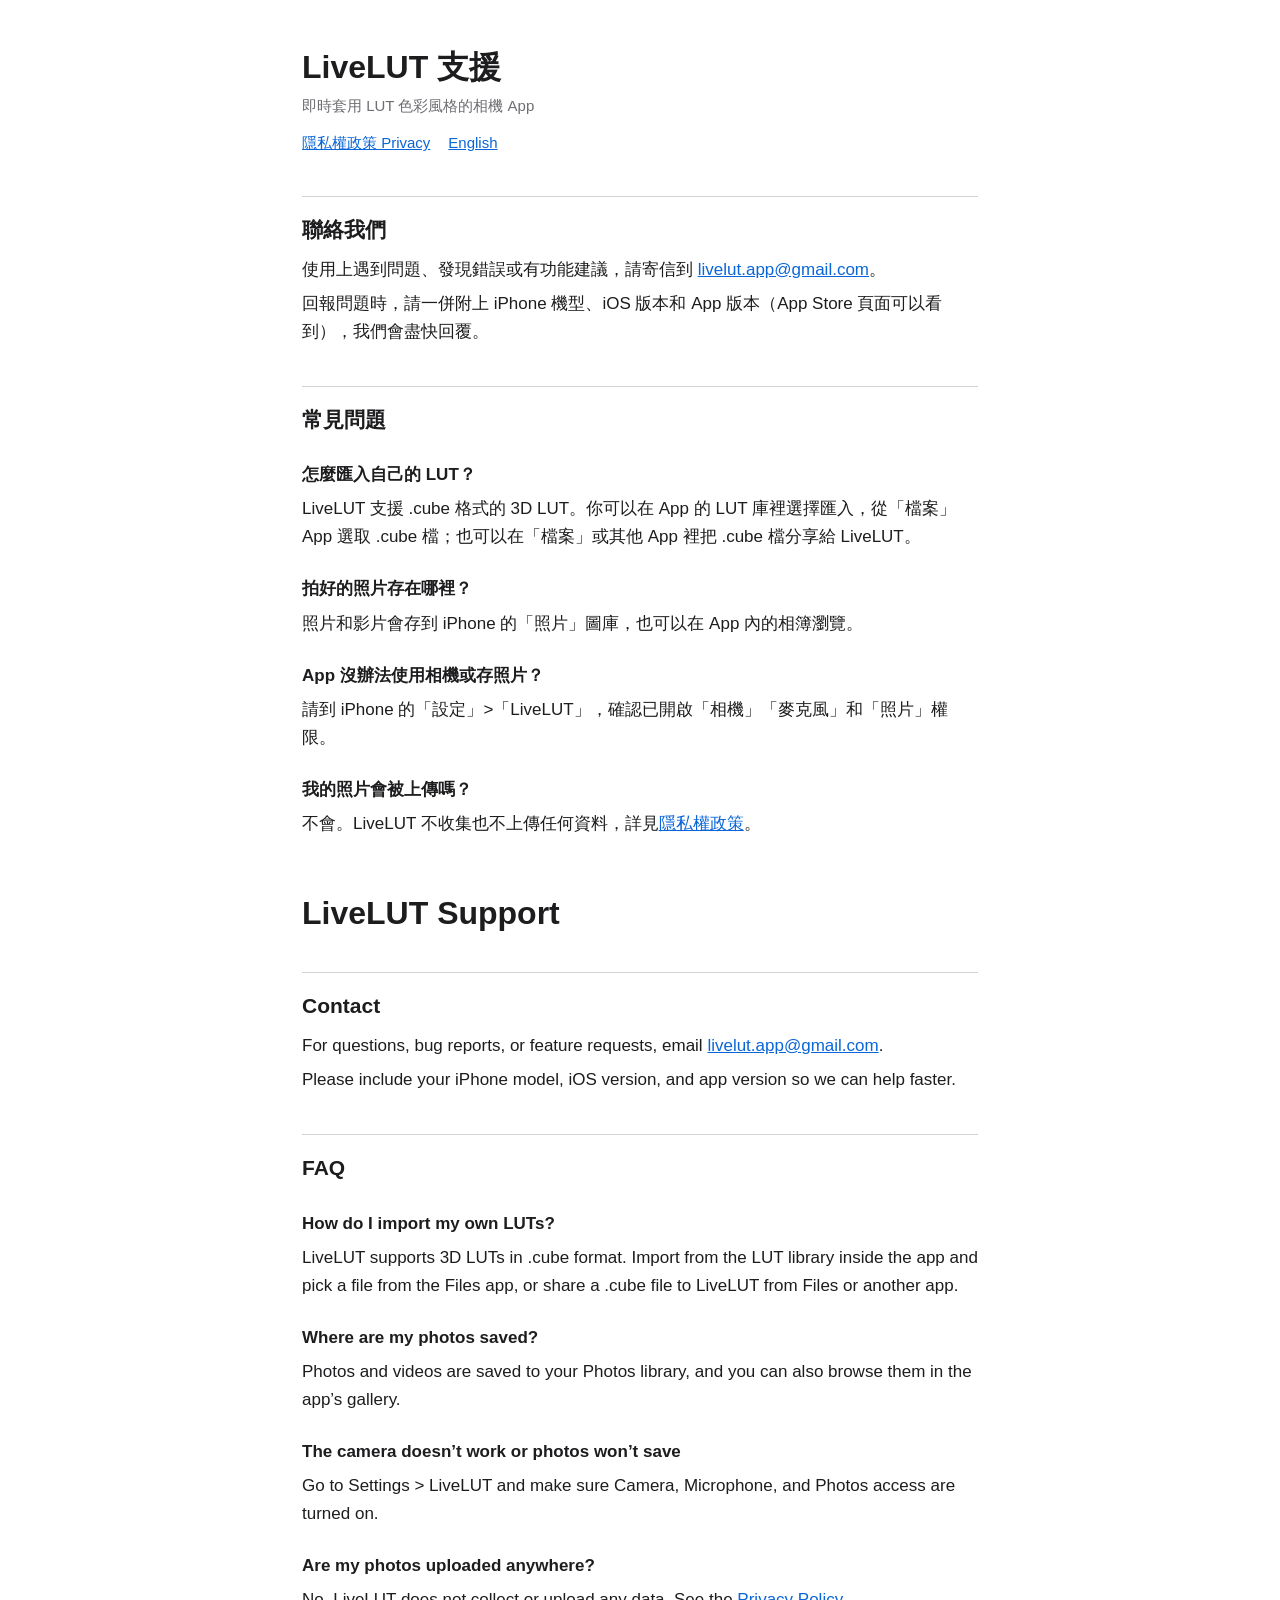
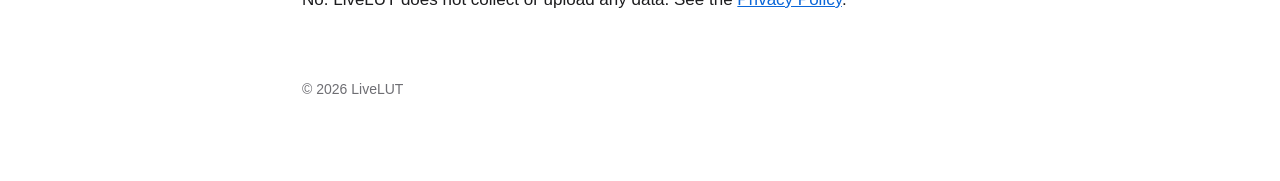
<file: index.html>
<!DOCTYPE html>
<html lang="zh-Hant">
<head>
<meta charset="utf-8">
<meta name="viewport" content="width=device-width, initial-scale=1">
<title>LiveLUT 支援 · Support</title>
<link rel="stylesheet" href="style.css">
</head>
<body>
<main>
<header>
  <h1>LiveLUT 支援</h1>
  <p class="muted">即時套用 LUT 色彩風格的相機 App</p>
  <nav><a href="privacy.html">隱私權政策 Privacy</a><a href="#en">English</a></nav>
</header>

<h2>聯絡我們</h2>
<p>使用上遇到問題、發現錯誤或有功能建議，請寄信到 <a href="mailto:livelut.app@gmail.com?subject=LiveLUT%20%E6%94%AF%E6%8F%B4">livelut.app@gmail.com</a>。</p>
<p>回報問題時，請一併附上 iPhone 機型、iOS 版本和 App 版本（App Store 頁面可以看到），我們會盡快回覆。</p>

<h2>常見問題</h2>

<h3>怎麼匯入自己的 LUT？</h3>
<p>LiveLUT 支援 .cube 格式的 3D LUT。你可以在 App 的 LUT 庫裡選擇匯入，從「檔案」App 選取 .cube 檔；也可以在「檔案」或其他 App 裡把 .cube 檔分享給 LiveLUT。</p>

<h3>拍好的照片存在哪裡？</h3>
<p>照片和影片會存到 iPhone 的「照片」圖庫，也可以在 App 內的相簿瀏覽。</p>

<h3>App 沒辦法使用相機或存照片？</h3>
<p>請到 iPhone 的「設定」&gt;「LiveLUT」，確認已開啟「相機」「麥克風」和「照片」權限。</p>

<h3>我的照片會被上傳嗎？</h3>
<p>不會。LiveLUT 不收集也不上傳任何資料，詳見<a href="privacy.html">隱私權政策</a>。</p>

<section class="lang" id="en">
<h1>LiveLUT Support</h1>

<h2>Contact</h2>
<p>For questions, bug reports, or feature requests, email <a href="mailto:livelut.app@gmail.com?subject=LiveLUT%20Support">livelut.app@gmail.com</a>.</p>
<p>Please include your iPhone model, iOS version, and app version so we can help faster.</p>

<h2>FAQ</h2>

<h3>How do I import my own LUTs?</h3>
<p>LiveLUT supports 3D LUTs in .cube format. Import from the LUT library inside the app and pick a file from the Files app, or share a .cube file to LiveLUT from Files or another app.</p>

<h3>Where are my photos saved?</h3>
<p>Photos and videos are saved to your Photos library, and you can also browse them in the app’s gallery.</p>

<h3>The camera doesn’t work or photos won’t save</h3>
<p>Go to Settings &gt; LiveLUT and make sure Camera, Microphone, and Photos access are turned on.</p>

<h3>Are my photos uploaded anywhere?</h3>
<p>No. LiveLUT does not collect or upload any data. See the <a href="privacy.html">Privacy Policy</a>.</p>
</section>

<footer>© 2026 LiveLUT</footer>
</main>
</body>
</html>
</file>
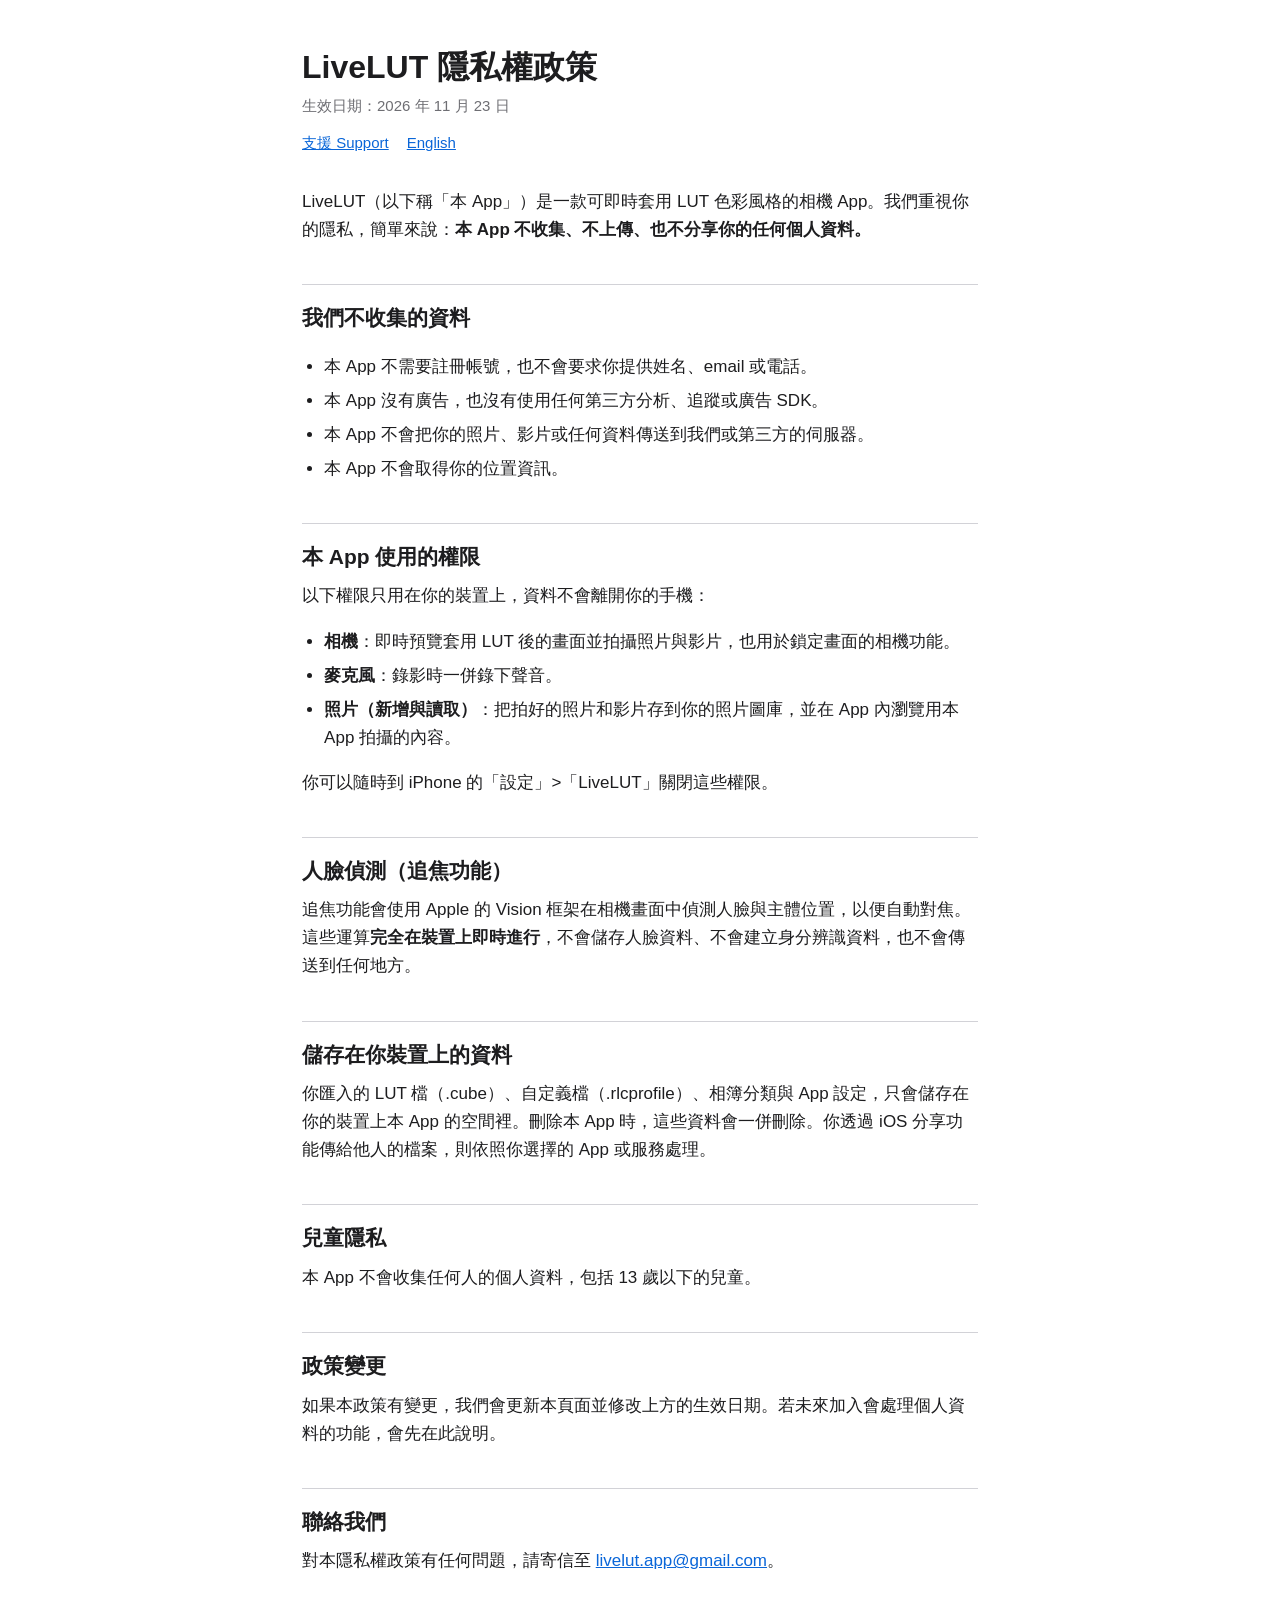
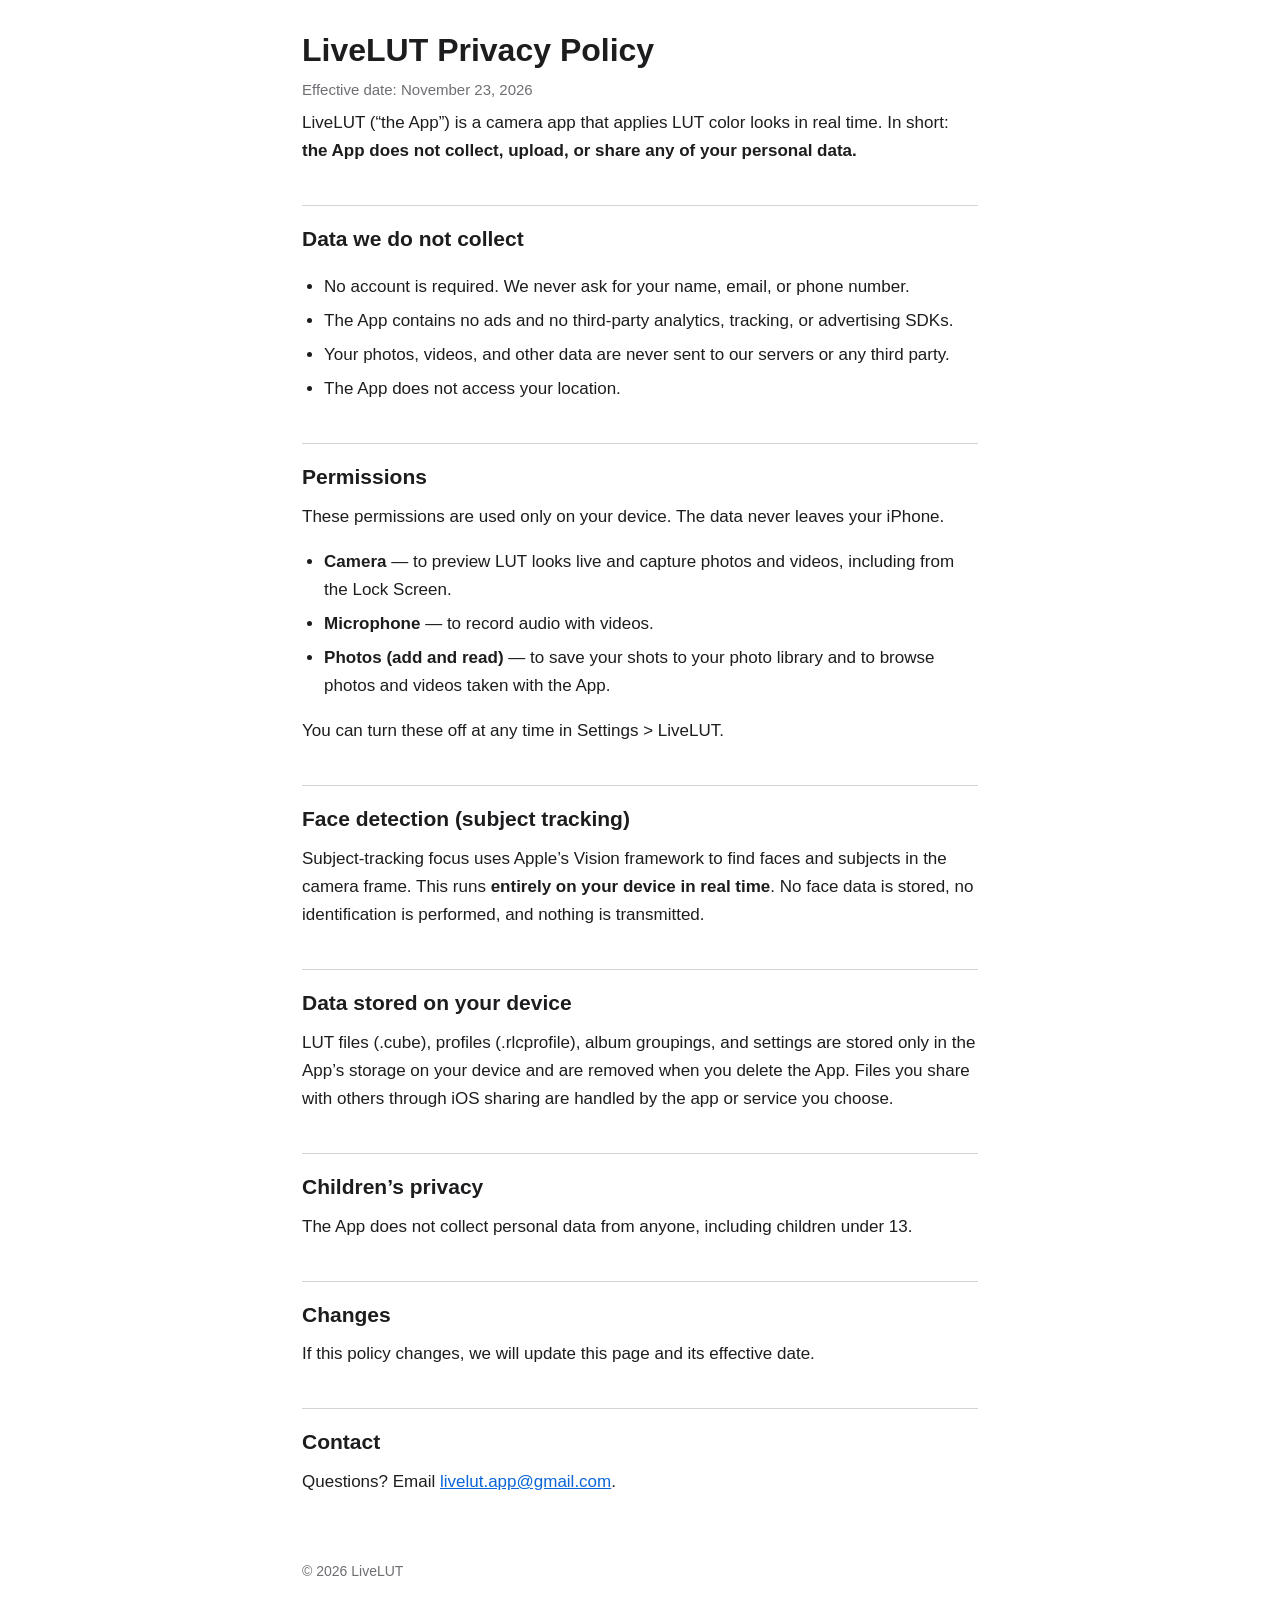
<file: privacy.html>
<!DOCTYPE html>
<html lang="zh-Hant">
<head>
<meta charset="utf-8">
<meta name="viewport" content="width=device-width, initial-scale=1">
<title>LiveLUT 隱私權政策 · Privacy Policy</title>
<link rel="stylesheet" href="style.css">
</head>
<body>
<main>
<header>
  <h1>LiveLUT 隱私權政策</h1>
  <p class="muted">生效日期：2026 年 11 月 23 日</p>
  <nav><a href="./">支援 Support</a><a href="#en">English</a></nav>
</header>

<p>LiveLUT（以下稱「本 App」）是一款可即時套用 LUT 色彩風格的相機 App。我們重視你的隱私，簡單來說：<strong>本 App 不收集、不上傳、也不分享你的任何個人資料。</strong></p>

<h2>我們不收集的資料</h2>
<ul>
  <li>本 App 不需要註冊帳號，也不會要求你提供姓名、email 或電話。</li>
  <li>本 App 沒有廣告，也沒有使用任何第三方分析、追蹤或廣告 SDK。</li>
  <li>本 App 不會把你的照片、影片或任何資料傳送到我們或第三方的伺服器。</li>
  <li>本 App 不會取得你的位置資訊。</li>
</ul>

<h2>本 App 使用的權限</h2>
<p>以下權限只用在你的裝置上，資料不會離開你的手機：</p>
<ul>
  <li><strong>相機</strong>：即時預覽套用 LUT 後的畫面並拍攝照片與影片，也用於鎖定畫面的相機功能。</li>
  <li><strong>麥克風</strong>：錄影時一併錄下聲音。</li>
  <li><strong>照片（新增與讀取）</strong>：把拍好的照片和影片存到你的照片圖庫，並在 App 內瀏覽用本 App 拍攝的內容。</li>
</ul>
<p>你可以隨時到 iPhone 的「設定」&gt;「LiveLUT」關閉這些權限。</p>

<h2>人臉偵測（追焦功能）</h2>
<p>追焦功能會使用 Apple 的 Vision 框架在相機畫面中偵測人臉與主體位置，以便自動對焦。這些運算<strong>完全在裝置上即時進行</strong>，不會儲存人臉資料、不會建立身分辨識資料，也不會傳送到任何地方。</p>

<h2>儲存在你裝置上的資料</h2>
<p>你匯入的 LUT 檔（.cube）、自定義檔（.rlcprofile）、相簿分類與 App 設定，只會儲存在你的裝置上本 App 的空間裡。刪除本 App 時，這些資料會一併刪除。你透過 iOS 分享功能傳給他人的檔案，則依照你選擇的 App 或服務處理。</p>

<h2>兒童隱私</h2>
<p>本 App 不會收集任何人的個人資料，包括 13 歲以下的兒童。</p>

<h2>政策變更</h2>
<p>如果本政策有變更，我們會更新本頁面並修改上方的生效日期。若未來加入會處理個人資料的功能，會先在此說明。</p>

<h2>聯絡我們</h2>
<p>對本隱私權政策有任何問題，請寄信至 <a href="mailto:livelut.app@gmail.com">livelut.app@gmail.com</a>。</p>

<section class="lang" id="en">
<h1>LiveLUT Privacy Policy</h1>
<p class="muted">Effective date: November 23, 2026</p>

<p>LiveLUT (“the App”) is a camera app that applies LUT color looks in real time. In short: <strong>the App does not collect, upload, or share any of your personal data.</strong></p>

<h2>Data we do not collect</h2>
<ul>
  <li>No account is required. We never ask for your name, email, or phone number.</li>
  <li>The App contains no ads and no third-party analytics, tracking, or advertising SDKs.</li>
  <li>Your photos, videos, and other data are never sent to our servers or any third party.</li>
  <li>The App does not access your location.</li>
</ul>

<h2>Permissions</h2>
<p>These permissions are used only on your device. The data never leaves your iPhone.</p>
<ul>
  <li><strong>Camera</strong> — to preview LUT looks live and capture photos and videos, including from the Lock Screen.</li>
  <li><strong>Microphone</strong> — to record audio with videos.</li>
  <li><strong>Photos (add and read)</strong> — to save your shots to your photo library and to browse photos and videos taken with the App.</li>
</ul>
<p>You can turn these off at any time in Settings &gt; LiveLUT.</p>

<h2>Face detection (subject tracking)</h2>
<p>Subject-tracking focus uses Apple’s Vision framework to find faces and subjects in the camera frame. This runs <strong>entirely on your device in real time</strong>. No face data is stored, no identification is performed, and nothing is transmitted.</p>

<h2>Data stored on your device</h2>
<p>LUT files (.cube), profiles (.rlcprofile), album groupings, and settings are stored only in the App’s storage on your device and are removed when you delete the App. Files you share with others through iOS sharing are handled by the app or service you choose.</p>

<h2>Children’s privacy</h2>
<p>The App does not collect personal data from anyone, including children under 13.</p>

<h2>Changes</h2>
<p>If this policy changes, we will update this page and its effective date.</p>

<h2>Contact</h2>
<p>Questions? Email <a href="mailto:livelut.app@gmail.com">livelut.app@gmail.com</a>.</p>
</section>

<footer>© 2026 LiveLUT</footer>
</main>
</body>
</html>
</file>
<file: style.css>
:root {
  color-scheme: light dark;
  --bg: #ffffff;
  --fg: #1d1d1f;
  --muted: #6e6e73;
  --line: #d2d2d7;
  --accent: #0a66d8;
}
@media (prefers-color-scheme: dark) {
  :root { --bg: #111113; --fg: #f5f5f7; --muted: #a1a1a6; --line: #3a3a3c; --accent: #4a9eff; }
}
* { box-sizing: border-box; }
body {
  margin: 0;
  background: var(--bg);
  color: var(--fg);
  font: 17px/1.65 -apple-system, BlinkMacSystemFont, "PingFang TC", "Noto Sans TC", "Helvetica Neue", sans-serif;
}
main { max-width: 720px; margin: 0 auto; padding: 48px 22px 80px; }
header { margin-bottom: 32px; }
h1 { font-size: 32px; line-height: 1.2; margin: 0 0 8px; }
h2 { font-size: 21px; margin: 40px 0 8px; padding-top: 16px; border-top: 1px solid var(--line); }
h3 { font-size: 17px; margin: 24px 0 4px; }
p, li { margin: 6px 0; }
ul { padding-left: 1.3em; }
a { color: var(--accent); }
.muted { color: var(--muted); font-size: 15px; }
nav { display: flex; gap: 18px; font-size: 15px; margin-top: 12px; }
.lang { margin-top: 56px; }
footer { margin-top: 64px; font-size: 14px; color: var(--muted); }
</file>
